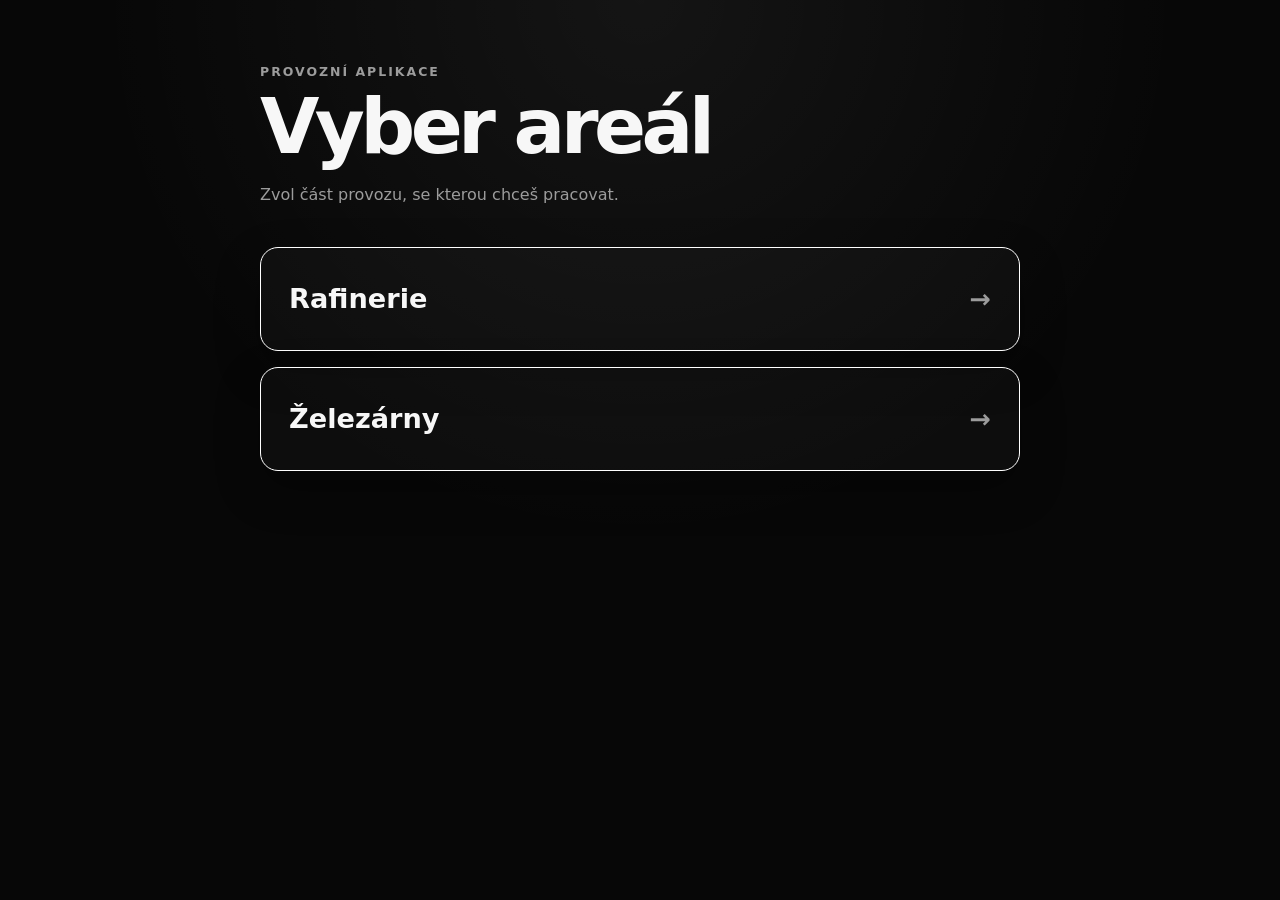
<file: index.html>
<!DOCTYPE html>
<html lang="cs">
<head>
  <meta charset="UTF-8">
  <meta name="viewport" content="width=device-width, initial-scale=1.0">
  <meta name="theme-color" content="#070707">
  <title>Provozní aktivity</title>
  <link rel="stylesheet" href="assets/styles.css">
</head>
<body>
  <main class="page-shell">
    <header class="page-header">
      <p class="eyebrow">Provozní aplikace</p>
      <h1>Vyber areál</h1>
      <p class="page-description">Zvol část provozu, se kterou chceš pracovat.</p>
    </header>

    <section class="menu-list" aria-label="Výběr areálu">
      <a class="menu-card" href="rafinerie/rafinerie.html">
        <span>Rafinerie</span>
        <span class="menu-arrow" aria-hidden="true">→</span>
      </a>
      <a class="menu-card" href="zelezarny/zelezarny.html">
        <span>Železárny</span>
        <span class="menu-arrow" aria-hidden="true">→</span>
      </a>
    </section>
  </main>
</body>
</html>
</file>
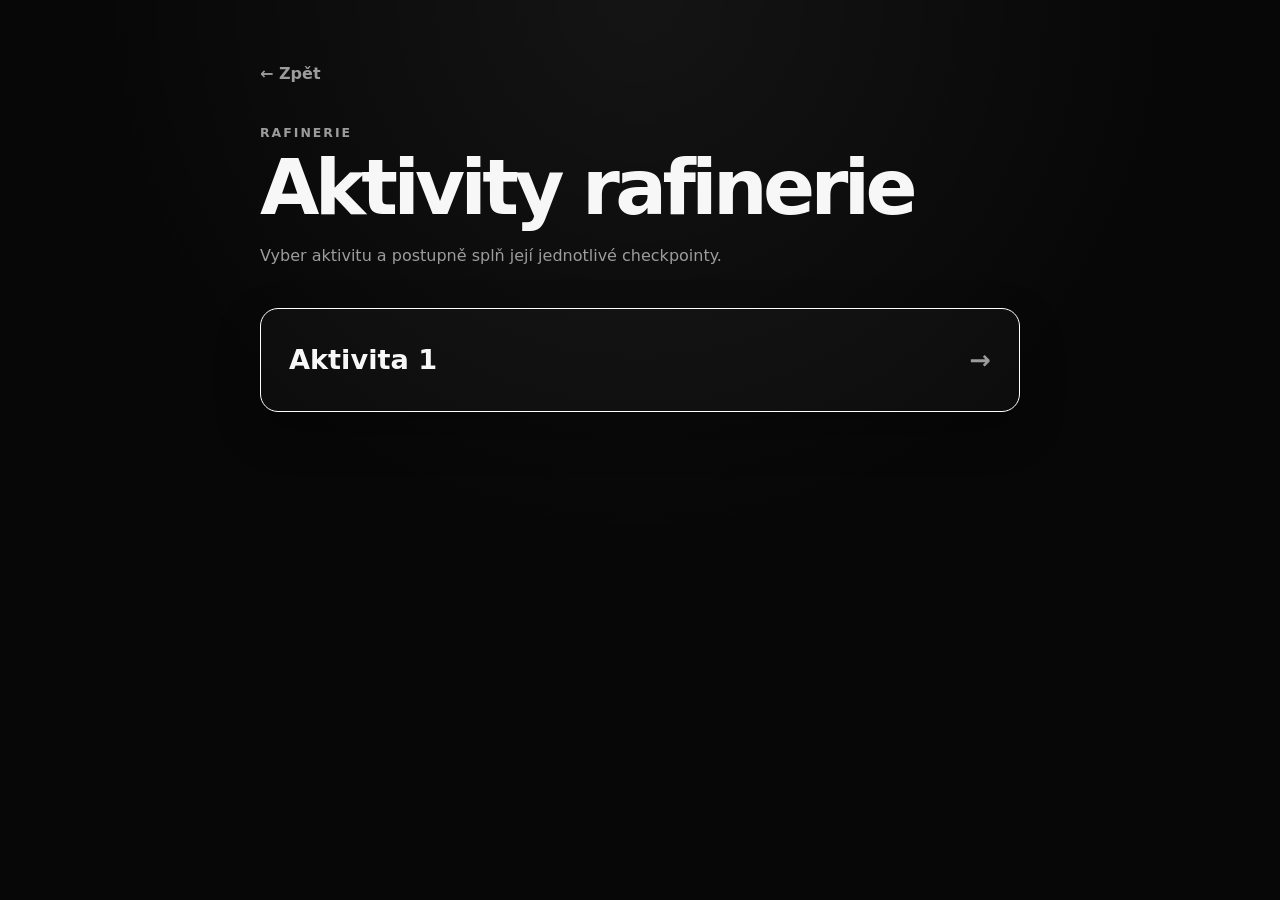
<file: rafinerie/aktivity-rafinerie.html>
<!DOCTYPE html>
<html lang="cs">
<head>
  <meta charset="UTF-8">
  <meta name="viewport" content="width=device-width, initial-scale=1.0">
  <meta name="theme-color" content="#070707">
  <title>Aktivity rafinerie</title>
  <link rel="stylesheet" href="../assets/styles.css">
</head>
<body>
  <main class="page-shell">
    <nav class="top-nav" aria-label="Navigace">
      <a class="back-link" href="rafinerie.html">← Zpět</a>
    </nav>

    <header class="page-header">
      <p class="eyebrow">Rafinerie</p>
      <h1>Aktivity rafinerie</h1>
      <p class="page-description">Vyber aktivitu a postupně splň její jednotlivé checkpointy.</p>
    </header>

    <section class="menu-list" aria-label="Výběr aktivity rafinerie">
      <a class="menu-card" href="aktivity/aktivita-1.html">
        <span>Aktivita 1</span>
        <span class="menu-arrow" aria-hidden="true">→</span>
      </a>
    </section>
  </main>
</body>
</html>
</file>
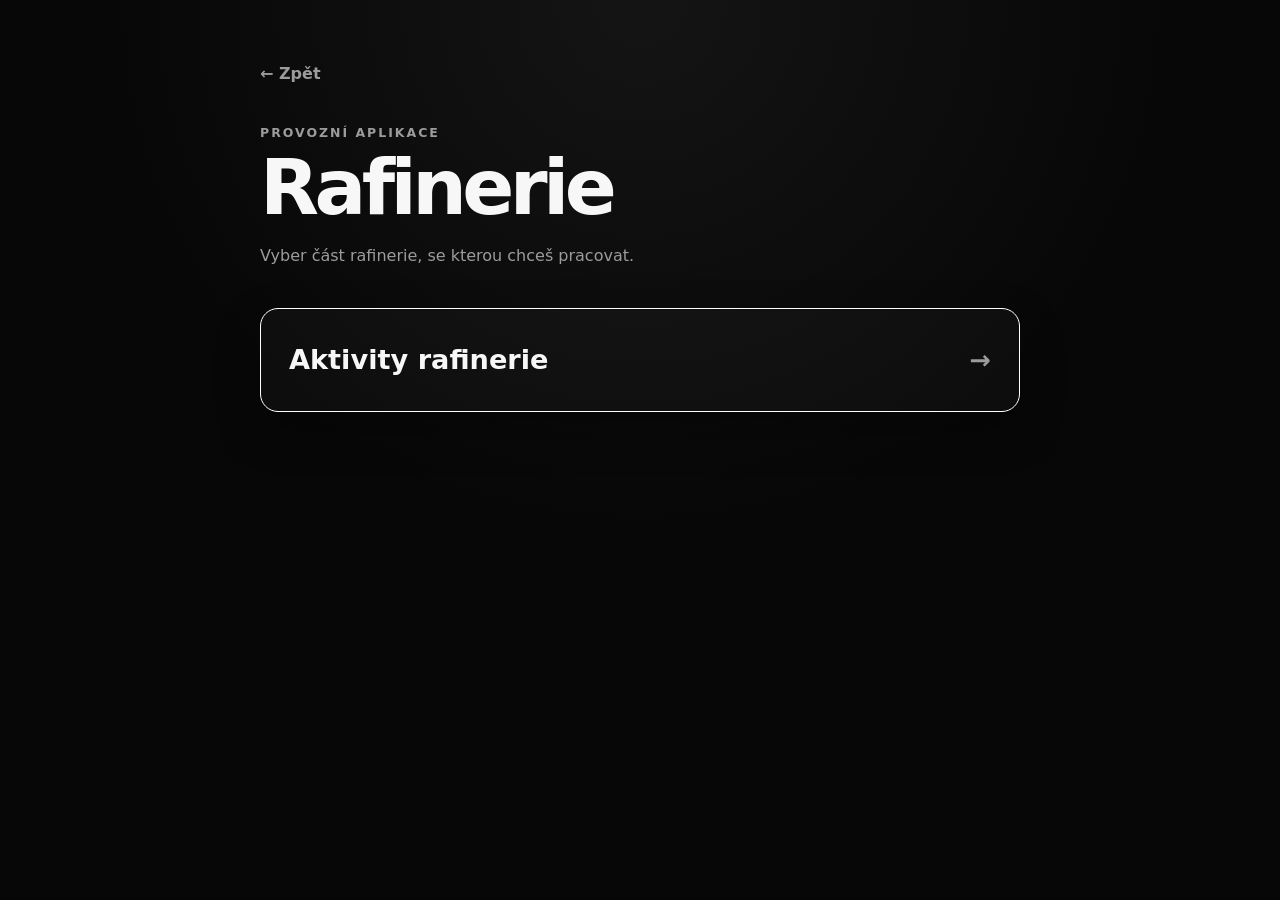
<file: rafinerie/rafinerie.html>
<!DOCTYPE html>
<html lang="cs">
<head>
  <meta charset="UTF-8">
  <meta name="viewport" content="width=device-width, initial-scale=1.0">
  <meta name="theme-color" content="#070707">
  <title>Rafinerie</title>
  <link rel="stylesheet" href="../assets/styles.css">
</head>
<body>
  <main class="page-shell">
    <nav class="top-nav" aria-label="Navigace">
      <a class="back-link" href="../index.html">← Zpět</a>
    </nav>

    <header class="page-header">
      <p class="eyebrow">Provozní aplikace</p>
      <h1>Rafinerie</h1>
      <p class="page-description">Vyber část rafinerie, se kterou chceš pracovat.</p>
    </header>

    <section class="menu-list" aria-label="Výběr části rafinerie">
      <a class="menu-card" href="aktivity-rafinerie.html">
        <span>Aktivity rafinerie</span>
        <span class="menu-arrow" aria-hidden="true">→</span>
      </a>
    </section>
  </main>
</body>
</html>
</file>
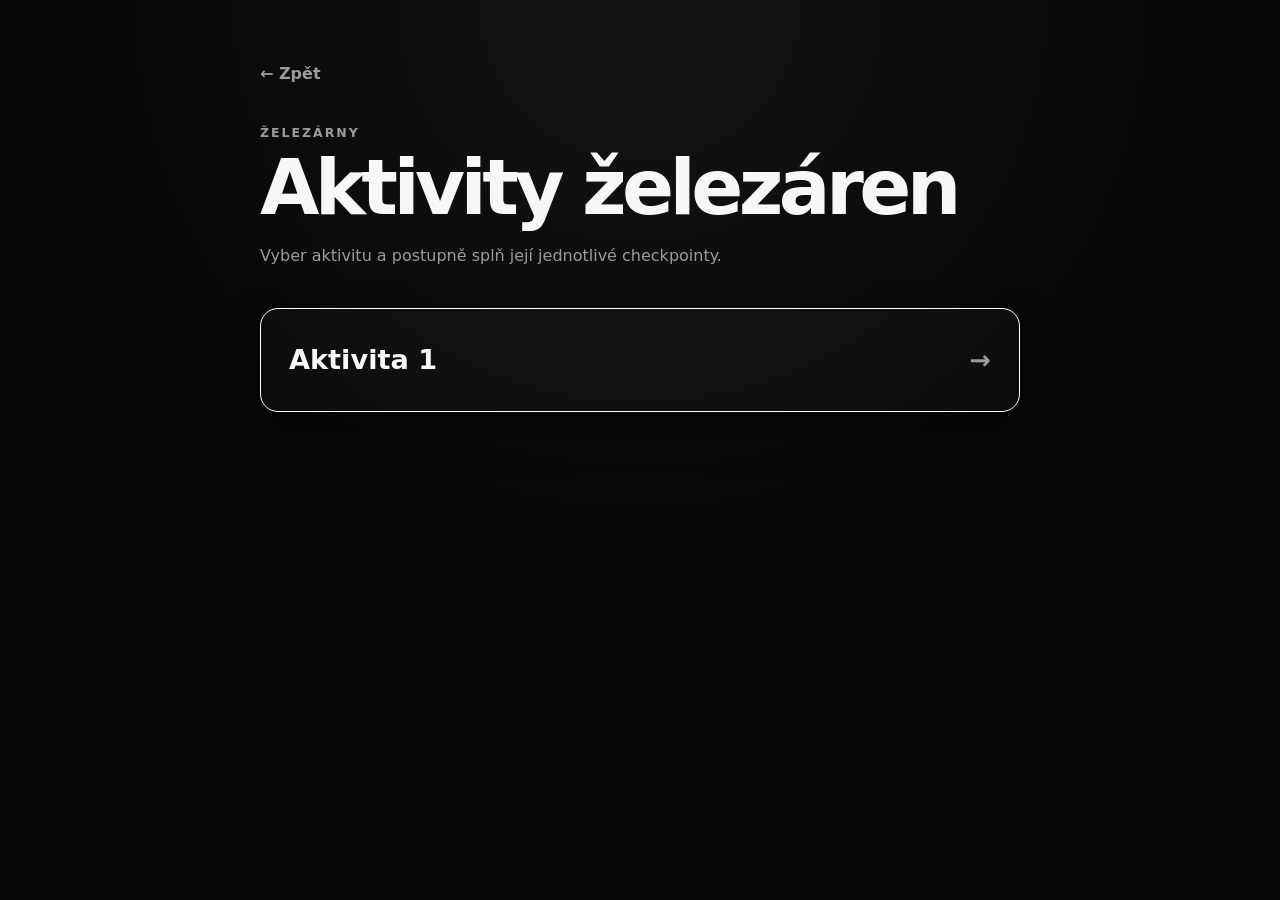
<file: zelezarny/aktivity-zelezarny.html>
<!DOCTYPE html>
<html lang="cs">
<head>
  <meta charset="UTF-8">
  <meta name="viewport" content="width=device-width, initial-scale=1.0">
  <meta name="theme-color" content="#070707">
  <title>Aktivity železáren</title>
  <link rel="stylesheet" href="../assets/styles.css">
</head>
<body>
  <main class="page-shell">
    <nav class="top-nav" aria-label="Navigace">
      <a class="back-link" href="zelezarny.html">← Zpět</a>
    </nav>

    <header class="page-header">
      <p class="eyebrow">Železárny</p>
      <h1>Aktivity železáren</h1>
      <p class="page-description">Vyber aktivitu a postupně splň její jednotlivé checkpointy.</p>
    </header>

    <section class="menu-list" aria-label="Výběr aktivity železáren">
      <a class="menu-card" href="aktivity/aktivita-1.html">
        <span>Aktivita 1</span>
        <span class="menu-arrow" aria-hidden="true">→</span>
      </a>
    </section>
  </main>
</body>
</html>
</file>
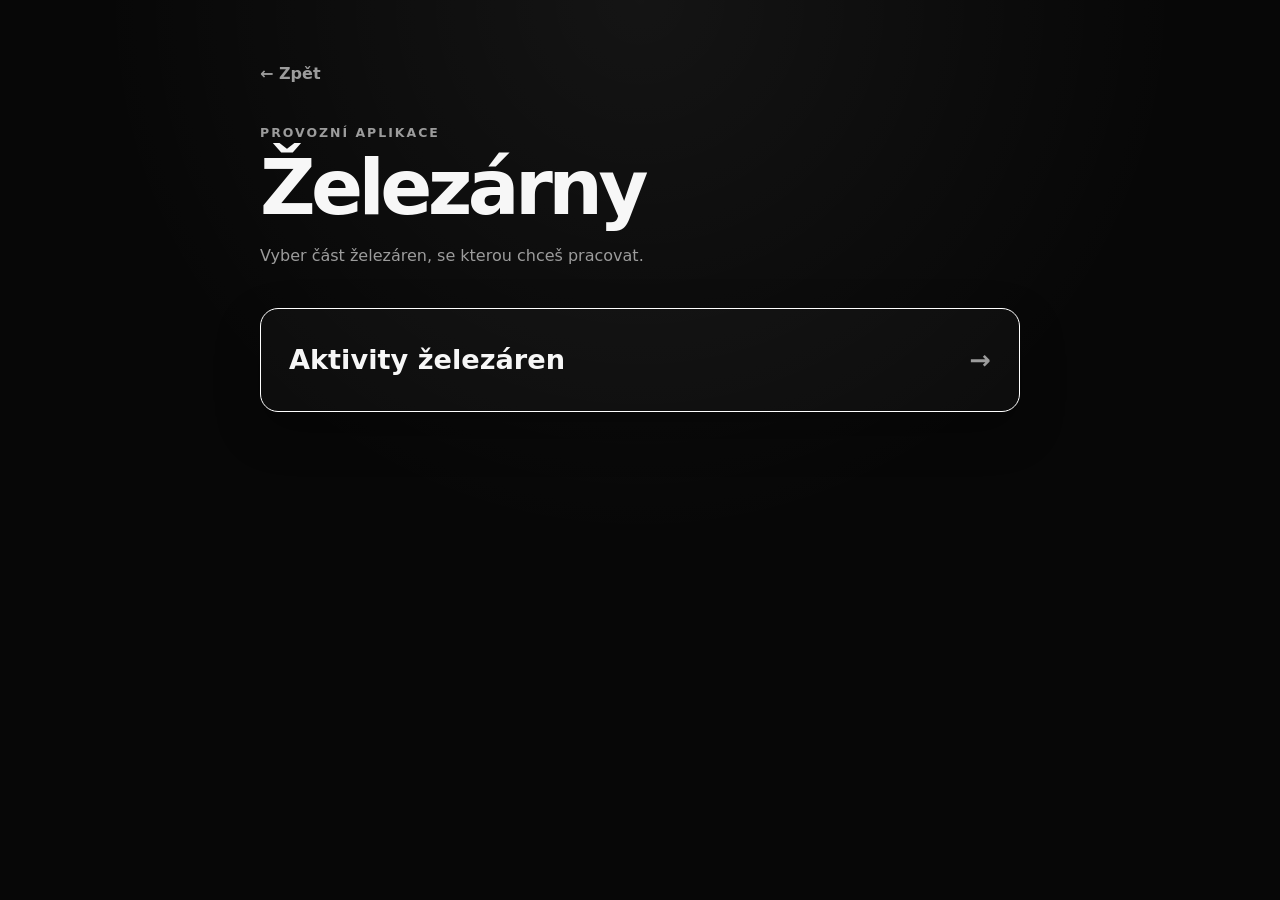
<file: zelezarny/zelezarny.html>
<!DOCTYPE html>
<html lang="cs">
<head>
  <meta charset="UTF-8">
  <meta name="viewport" content="width=device-width, initial-scale=1.0">
  <meta name="theme-color" content="#070707">
  <title>Železárny</title>
  <link rel="stylesheet" href="../assets/styles.css">
</head>
<body>
  <main class="page-shell">
    <nav class="top-nav" aria-label="Navigace">
      <a class="back-link" href="../index.html">← Zpět</a>
    </nav>

    <header class="page-header">
      <p class="eyebrow">Provozní aplikace</p>
      <h1>Železárny</h1>
      <p class="page-description">Vyber část železáren, se kterou chceš pracovat.</p>
    </header>

    <section class="menu-list" aria-label="Výběr části železáren">
      <a class="menu-card" href="aktivity-zelezarny.html">
        <span>Aktivity železáren</span>
        <span class="menu-arrow" aria-hidden="true">→</span>
      </a>
    </section>
  </main>
</body>
</html>
</file>
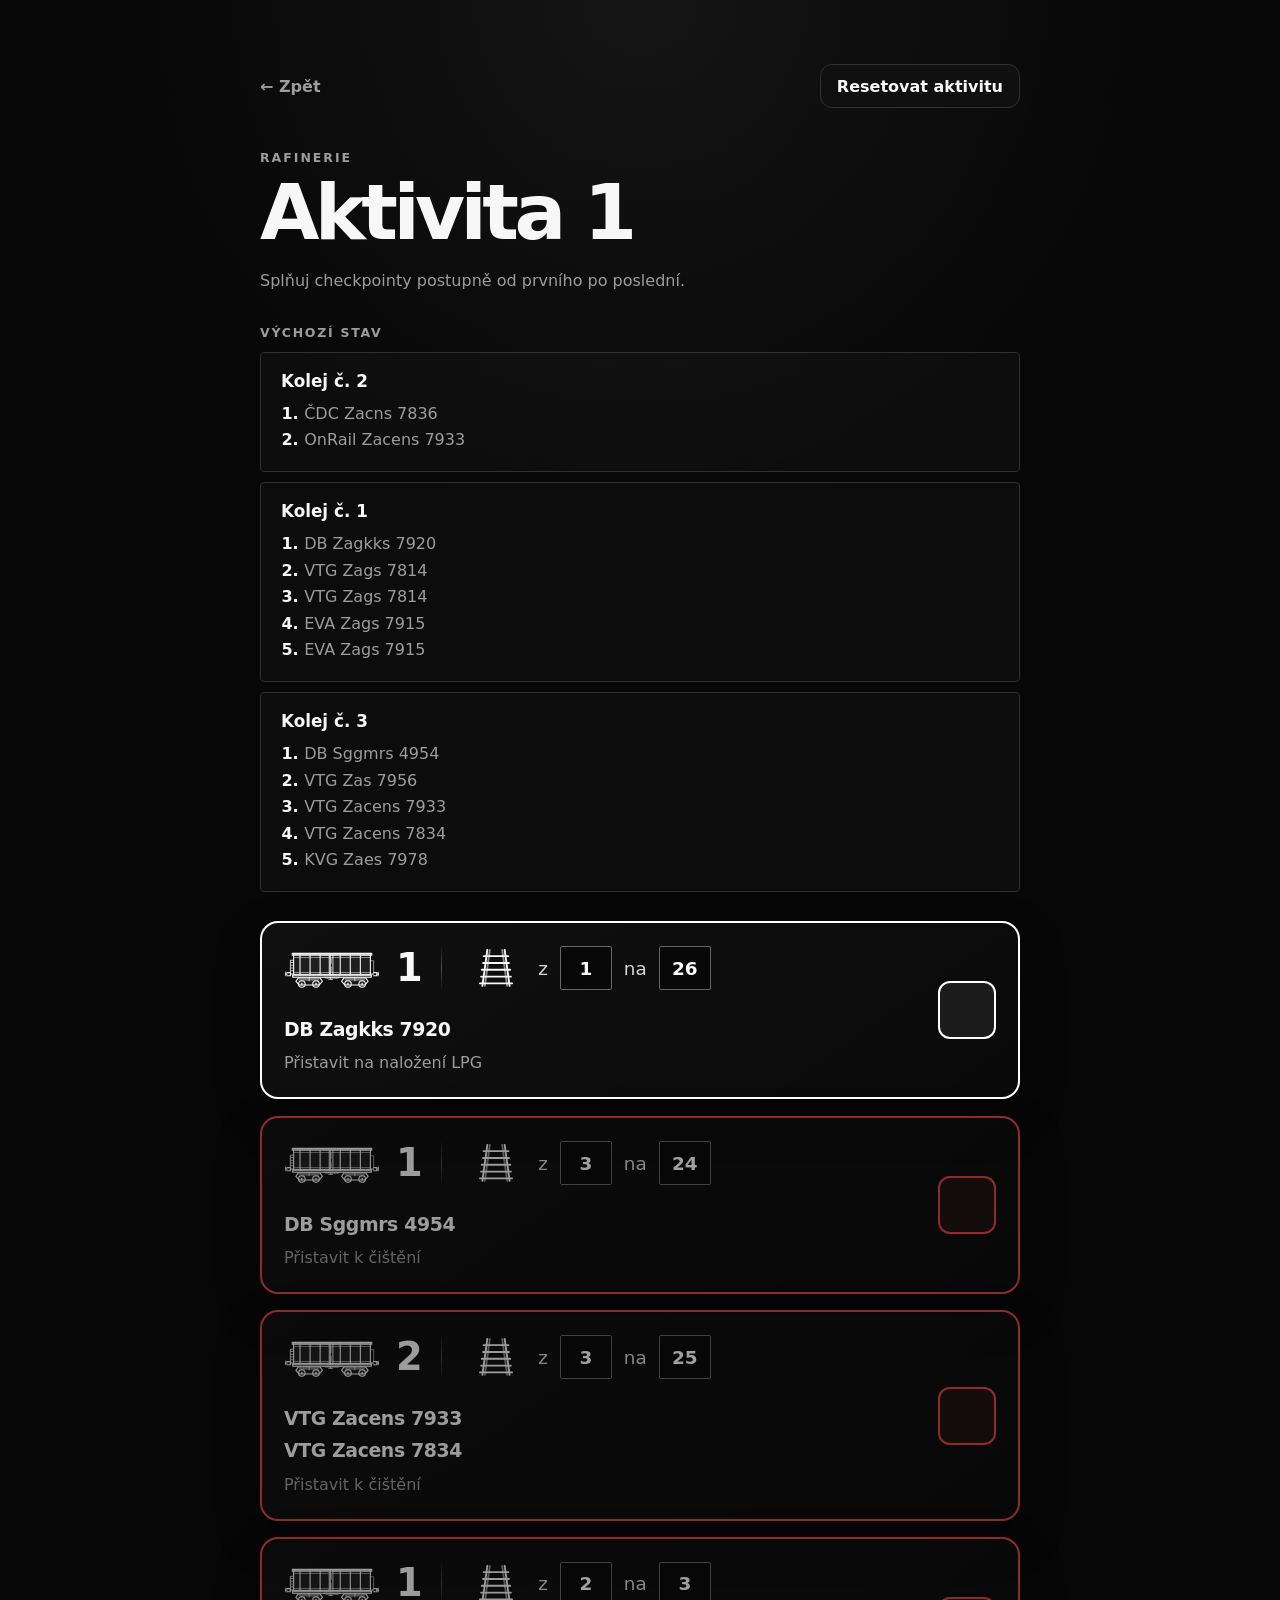
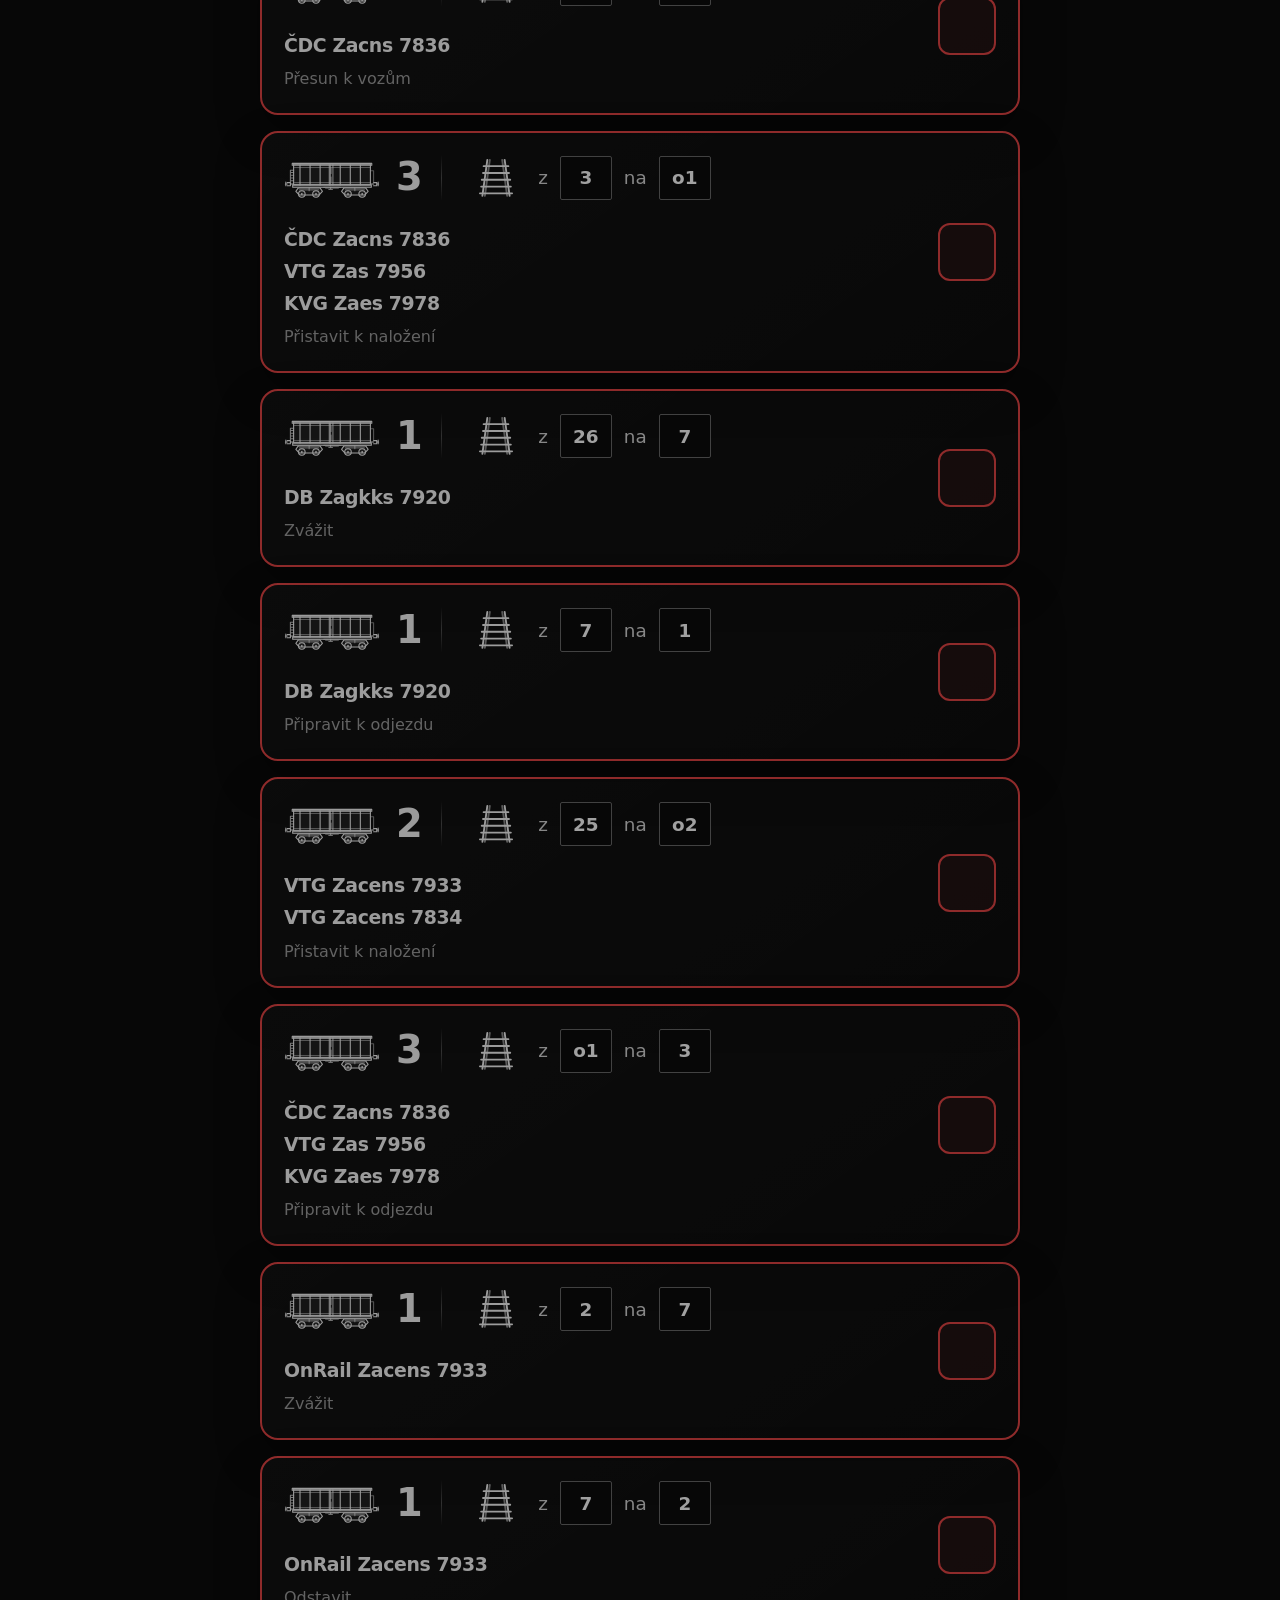
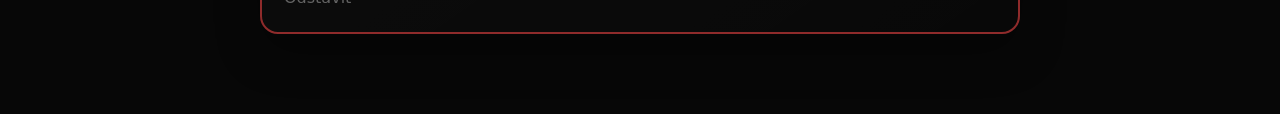
<file: rafinerie/aktivity/aktivita-1.html>
<!DOCTYPE html>
<html lang="cs">
<head>
  <meta charset="UTF-8">
  <meta name="viewport" content="width=device-width, initial-scale=1.0">
  <meta name="theme-color" content="#070707">
  <title>Aktivita 1</title>
  <link rel="stylesheet" href="../../assets/styles.css">
  <script src="../data/aktivita-1-data.js" defer></script>
  <script src="../../assets/activity.js" defer></script>
</head>
<body>
  <main class="page-shell activity-page">
    <nav class="top-nav" aria-label="Navigace">
      <a class="back-link" href="../aktivity-rafinerie.html">← Zpět</a>
      <button class="reset-button" id="resetActivity" type="button">Resetovat aktivitu</button>
    </nav>

    <header class="page-header activity-header">
      <p class="eyebrow">Rafinerie</p>
      <h1 id="activityTitle">Aktivita 1</h1>
      <p class="page-description" id="activityDescription"></p>
    </header>

    <section class="initial-state" id="initialState" aria-label="Výchozí stav aktivity"></section>

    <section class="checkpoint-list" id="checkpointList" aria-label="Checkpointy aktivity">
      <!-- Checkpointy se generují automaticky z rafinerie/data/aktivita-1-data.js -->
    </section>
  </main>
</body>
</html>
</file>
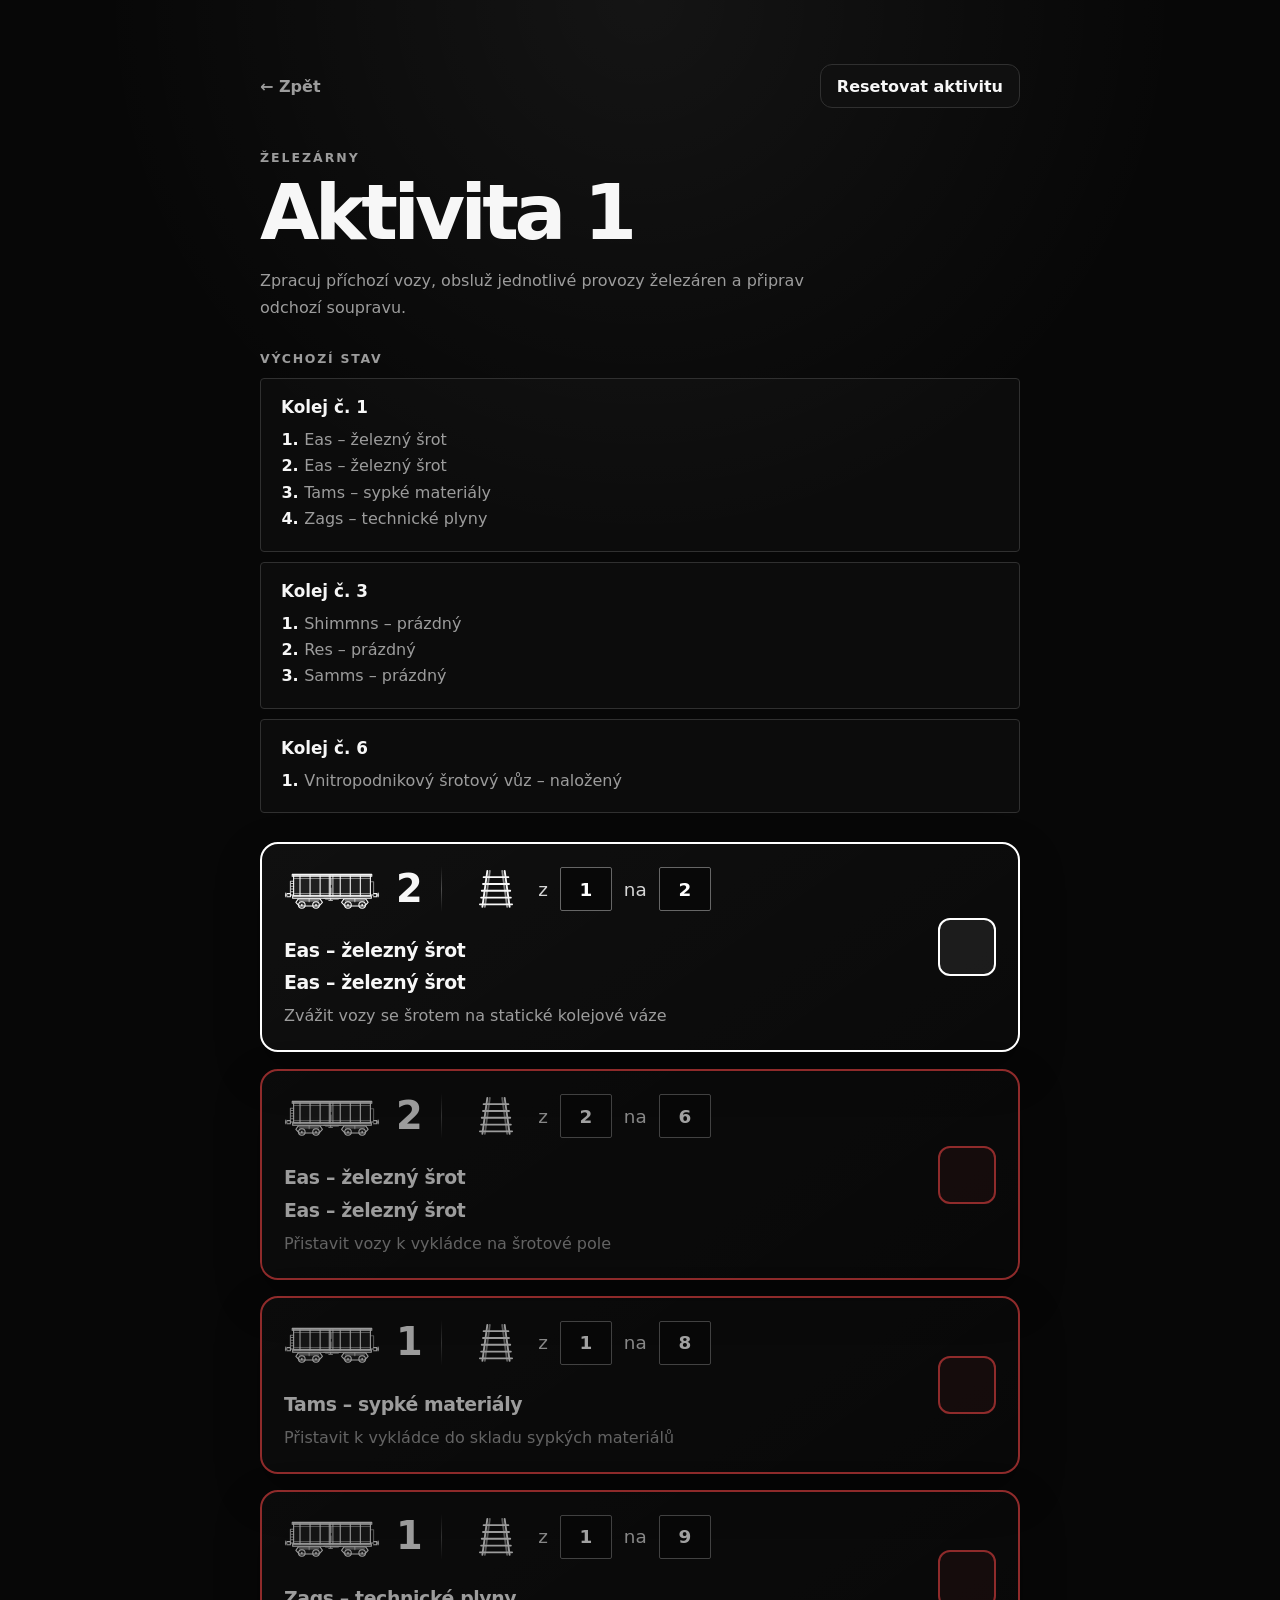
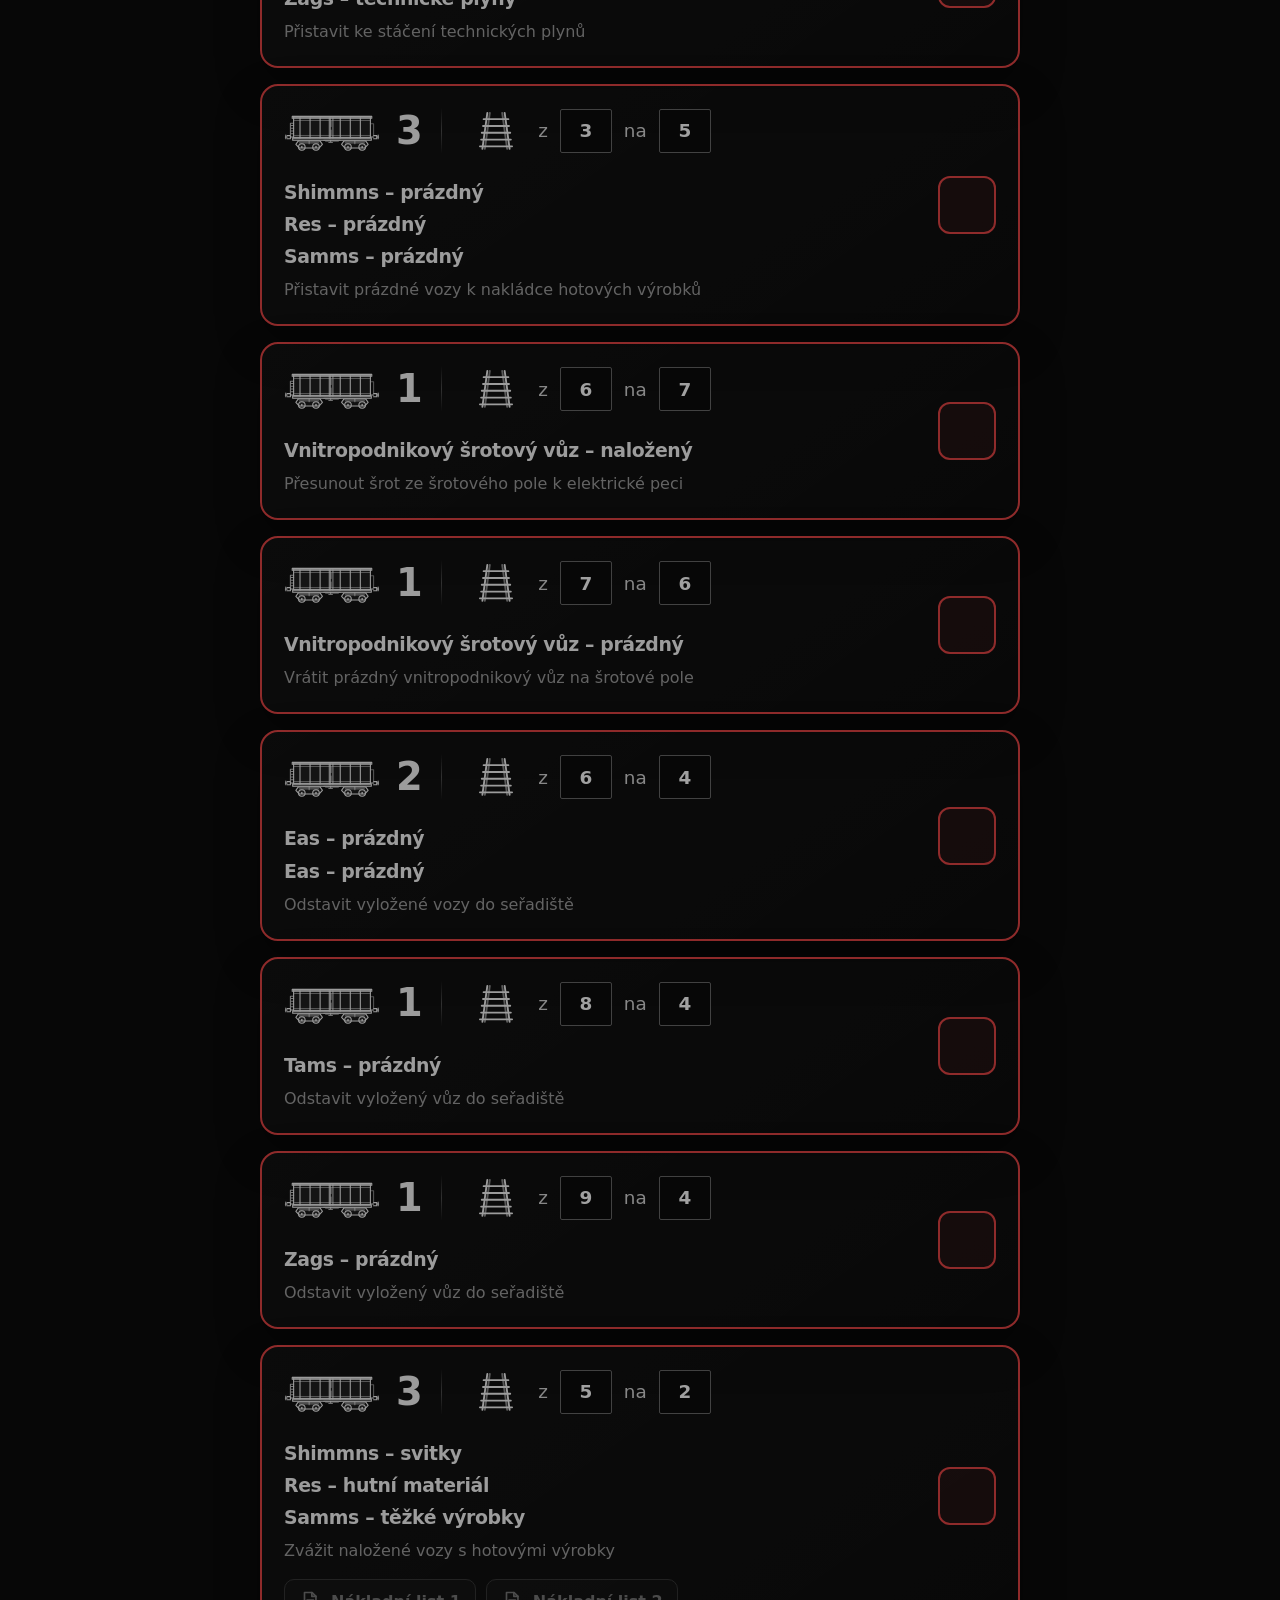
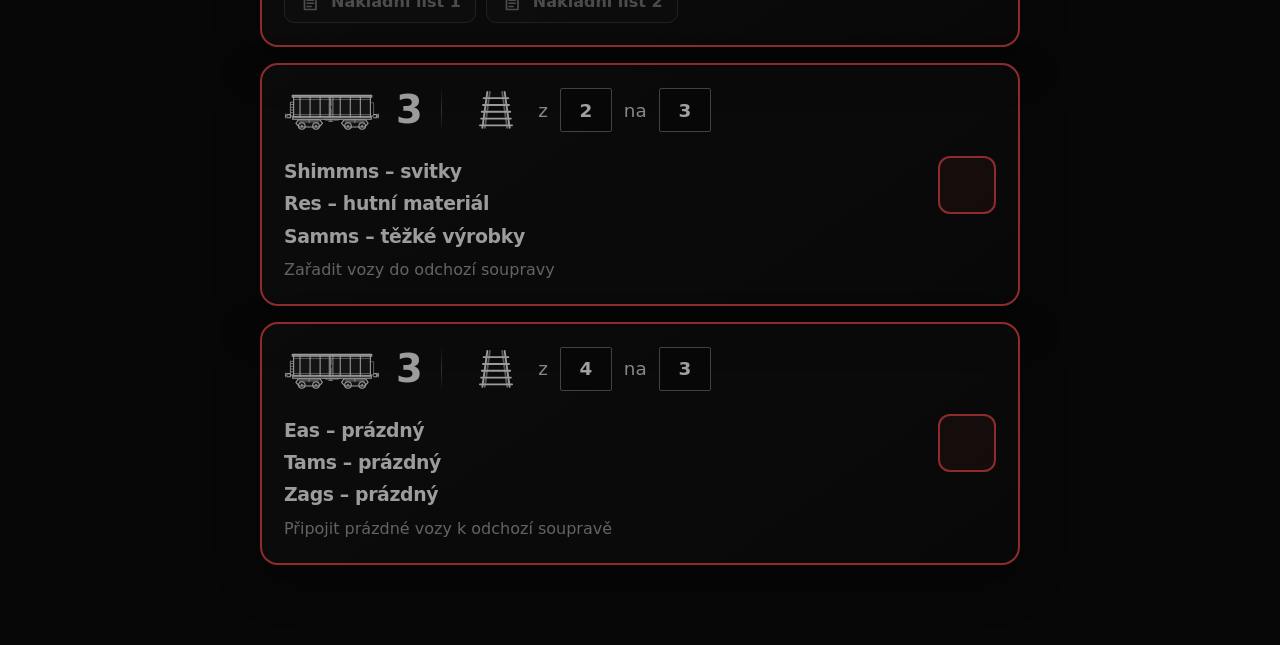
<file: zelezarny/aktivity/aktivita-1.html>
<!DOCTYPE html>
<html lang="cs">
<head>
  <meta charset="UTF-8">
  <meta name="viewport" content="width=device-width, initial-scale=1.0">
  <meta name="theme-color" content="#070707">
  <title>Aktivita 1</title>
  <link rel="stylesheet" href="../../assets/styles.css">
  <script src="../data/aktivita-1-data.js" defer></script>
  <script src="../../assets/activity.js" defer></script>
</head>
<body>
  <main class="page-shell activity-page">
    <nav class="top-nav" aria-label="Navigace">
      <a class="back-link" href="../aktivity-zelezarny.html">← Zpět</a>
      <button class="reset-button" id="resetActivity" type="button">Resetovat aktivitu</button>
    </nav>

    <header class="page-header activity-header">
      <p class="eyebrow">Železárny</p>
      <h1 id="activityTitle">Aktivita 1</h1>
      <p class="page-description" id="activityDescription"></p>
    </header>

    <section class="initial-state" id="initialState" aria-label="Výchozí stav aktivity"></section>

    <section class="checkpoint-list" id="checkpointList" aria-label="Checkpointy aktivity">
    </section>
  </main>
</body>
</html>
</file>
<file: assets/styles.css>
:root {
  color-scheme: dark;
  --background: #070707;
  --surface: #101010;
  --surface-hover: #171717;
  --text: #f7f7f7;
  --muted: #9c9c9c;
  --line: #303030;
  --danger: #e34242;
  --success: #2fc56d;
  --active: #ffffff;
  --radius: 18px;
  --shadow: 0 18px 45px rgba(0, 0, 0, 0.32);
}

* {
  box-sizing: border-box;
}

html {
  min-height: 100%;
  background: var(--background);
}

body {
  min-height: 100vh;
  margin: 0;
  background:
    radial-gradient(circle at top, rgba(255, 255, 255, 0.055), transparent 34rem),
    var(--background);
  color: var(--text);
  font-family: Inter, ui-sans-serif, system-ui, -apple-system, BlinkMacSystemFont, "Segoe UI", sans-serif;
}

button,
a {
  -webkit-tap-highlight-color: transparent;
}

button {
  font: inherit;
}

.page-shell {
  width: min(760px, calc(100% - 32px));
  margin: 0 auto;
  padding: 64px 0 80px;
}

.top-nav {
  display: flex;
  align-items: center;
  justify-content: space-between;
  gap: 16px;
  margin-bottom: 42px;
}

.back-link {
  color: var(--muted);
  text-decoration: none;
  font-weight: 700;
  transition: color 160ms ease;
}

.back-link:hover,
.back-link:focus-visible {
  color: var(--text);
}

.page-header {
  margin-bottom: 38px;
}

.eyebrow {
  margin: 0 0 10px;
  color: var(--muted);
  font-size: 0.78rem;
  font-weight: 800;
  letter-spacing: 0.16em;
  text-transform: uppercase;
}

h1 {
  margin: 0;
  font-size: clamp(2.3rem, 8vw, 4.8rem);
  line-height: 0.98;
  letter-spacing: -0.06em;
}

.page-description {
  max-width: 560px;
  margin: 18px 0 0;
  color: var(--muted);
  font-size: 1rem;
  line-height: 1.65;
}

.menu-list,
.checkpoint-list {
  display: grid;
  gap: 16px;
}

.menu-card {
  min-height: 104px;
  display: flex;
  align-items: center;
  justify-content: space-between;
  gap: 24px;
  padding: 24px 28px;
  border: 1px solid #fff;
  border-radius: var(--radius);
  background: rgba(255, 255, 255, 0.025);
  color: var(--text);
  text-decoration: none;
  font-size: clamp(1.25rem, 4vw, 1.7rem);
  font-weight: 800;
  box-shadow: var(--shadow);
  transition: transform 160ms ease, background 160ms ease, border-color 160ms ease;
}

.menu-card:hover,
.menu-card:focus-visible {
  transform: translateY(-2px);
  background: var(--surface-hover);
}

.menu-arrow {
  font-size: 1.6rem;
  color: var(--muted);
}

.reset-button {
  min-height: 44px;
  padding: 10px 16px;
  border: 1px solid var(--line);
  border-radius: 12px;
  background: var(--surface);
  color: var(--text);
  font-weight: 800;
  cursor: pointer;
  transition: border-color 160ms ease, background 160ms ease;
}

.reset-button:hover,
.reset-button:focus-visible {
  border-color: var(--text);
  background: var(--surface-hover);
}

.activity-header {
  margin-bottom: 30px;
}


.initial-state {
  margin: 0 0 30px;
}

.section-heading {
  margin-bottom: 12px;
  color: var(--muted);
  font-size: 0.78rem;
  font-weight: 800;
  letter-spacing: 0.14em;
  text-transform: uppercase;
}

.initial-track-list {
  display: grid;
  gap: 10px;
}

.initial-track {
  padding: 18px 20px;
  border: 1px solid var(--line);
  border-radius: 4px;
  background: rgba(255, 255, 255, 0.02);
}

.initial-track h2 {
  margin: 0 0 10px;
  font-size: 1.05rem;
}

.initial-wagon-list {
  margin: 0;
  padding-left: 1.45rem;
  color: var(--muted);
  line-height: 1.65;
}

.initial-wagon-list li::marker {
  color: var(--text);
  font-weight: 700;
}

.checkpoint-card {
  display: grid;
  grid-template-columns: minmax(0, 1fr) auto;
  align-items: stretch;
  gap: 22px;
  min-height: 178px;
  padding: 22px;
  border: 2px solid var(--danger);
  border-radius: var(--radius);
  background: linear-gradient(145deg, rgba(255, 255, 255, 0.035), rgba(255, 255, 255, 0.012));
  box-shadow: var(--shadow);
  transition: border-color 180ms ease, opacity 180ms ease, transform 180ms ease;
}

.checkpoint-card.is-active {
  border-color: var(--active);
  transform: translateY(-1px);
}

.checkpoint-card.is-complete {
  border-color: var(--success);
}

.checkpoint-content {
  min-width: 0;
}

.checkpoint-topline {
  display: flex;
  align-items: center;
  gap: 20px;
}

.movement-group {
  display: flex;
  align-items: center;
  min-width: 0;
}

.movement-group--wagons {
  gap: 16px;
  flex: 0 0 auto;
}

.movement-group--tracks {
  gap: 16px;
  margin-left: 8px;
  flex: 1 1 auto;
}

.movement-divider {
  width: 1px;
  align-self: stretch;
  background: linear-gradient(to bottom, transparent, rgba(255, 255, 255, 0.26), transparent);
  box-shadow: 0 0 14px rgba(255, 255, 255, 0.08);
}

.wagon-symbol {
  width: 96px;
  flex: 0 0 96px;
}

.wagon-symbol svg,
.track-symbol svg {
  display: block;
  width: 100%;
  height: auto;
}

.wagon-meta {
  display: flex;
  align-items: center;
}

.wagon-count {
  font-size: clamp(1.9rem, 4vw, 2.4rem);
  line-height: 1;
  letter-spacing: -0.04em;
}

.track-symbol {
  width: 52px;
  flex: 0 0 52px;
}

.route-line {
  display: flex;
  align-items: center;
  flex-wrap: wrap;
  gap: 12px;
  font-size: clamp(1rem, 3vw, 1.15rem);
}

.route-label {
  color: #d6d6d6;
  font-weight: 500;
}

.track-number {
  display: inline-grid;
  place-items: center;
  min-width: 52px;
  min-height: 44px;
  padding: 6px 12px;
  border: 1px solid #666;
  border-radius: 2px;
  background: #080808;
  color: #fff;
  font-weight: 900;
}

.checkpoint-text {
  margin-top: 24px;
}

.checkpoint-wagon-list {
  display: grid;
  gap: 3px;
  margin: 0;
  font-size: 1.18rem;
  font-weight: 800;
  line-height: 1.55;
  letter-spacing: -0.02em;
}

.checkpoint-wagon-item {
  display: block;
}

.checkpoint-text p {
  margin: 7px 0 0;
  color: var(--muted);
  line-height: 1.5;
}

.complete-button {
  align-self: center;
  width: 58px;
  height: 58px;
  display: grid;
  place-items: center;
  border: 2px solid var(--danger);
  border-radius: 12px;
  background: rgba(227, 66, 66, 0.09);
  color: transparent;
  cursor: pointer;
  transition: border-color 180ms ease, background 180ms ease, color 180ms ease, transform 160ms ease;
}

.checkpoint-card.is-active .complete-button {
  border-color: var(--active);
  background: rgba(255, 255, 255, 0.07);
}

.checkpoint-card.is-complete .complete-button {
  border-color: var(--success);
  background: var(--success);
  color: #07120b;
}

.complete-button:hover,
.complete-button:focus-visible {
  transform: scale(1.04);
}

.checkmark {
  font-size: 2rem;
  font-weight: 950;
  line-height: 1;
}

@media (max-width: 620px) {
  .page-shell {
    width: min(100% - 24px, 760px);
    padding-top: 30px;
  }

  .top-nav {
    align-items: stretch;
    flex-direction: column;
    margin-bottom: 32px;
  }

  .back-link {
    align-self: flex-start;
  }

  .reset-button {
    width: 100%;
  }

  .checkpoint-card {
    grid-template-columns: 1fr;
    gap: 18px;
  }

  .checkpoint-topline {
    align-items: stretch;
    flex-direction: column;
    gap: 14px;
  }

  .movement-group--tracks {
    margin-left: 0;
  }

  .movement-divider {
    width: 100%;
    height: 1px;
  }

  .wagon-symbol {
    width: 96px;
    flex-basis: 96px;
  }

  .route-line {
    gap: 10px;
  }

  .complete-button {
    width: 100%;
    height: 52px;
  }
}

.checkpoint-card.is-locked {
  opacity: 0.62;
}

.complete-button:disabled,
.document-button:disabled {
  cursor: not-allowed;
}

.complete-button:disabled:hover,
.complete-button:disabled:focus-visible {
  transform: none;
}


.document-list {
  display: flex;
  flex-wrap: wrap;
  gap: 10px;
  margin-top: 16px;
}

.document-button {
  width: fit-content;
  min-height: 44px;
  display: inline-flex;
  align-items: center;
  gap: 10px;
  margin-top: 0;
  padding: 10px 14px;
  border: 1px solid #626262;
  border-radius: 10px;
  background: rgba(255, 255, 255, 0.045);
  color: var(--text);
  font-weight: 800;
  cursor: pointer;
  transition: border-color 160ms ease, background 160ms ease, opacity 160ms ease;
}

.document-button:not(:disabled):hover,
.document-button:not(:disabled):focus-visible {
  border-color: var(--text);
  background: rgba(255, 255, 255, 0.09);
}

.document-button:disabled {
  opacity: 0.45;
}

.document-button-icon {
  width: 22px;
  height: 22px;
}

.document-button-icon svg {
  display: block;
  width: 100%;
  height: 100%;
  fill: none;
  stroke: currentColor;
  stroke-width: 1.8;
  stroke-linecap: round;
  stroke-linejoin: round;
}

.document-button-status {
  display: none;
  color: var(--success);
  font-size: 1.15rem;
  font-weight: 950;
}

.document-button.is-complete {
  border-color: var(--success);
}

.document-button.is-complete .document-button-status {
  display: inline;
}

body.document-open {
  overflow: hidden;
}

.document-modal[hidden] {
  display: none;
}

.document-modal {
  position: fixed;
  inset: 0;
  z-index: 1000;
  display: grid;
  place-items: center;
  padding: 22px;
}

.document-modal-backdrop {
  position: absolute;
  inset: 0;
  background: rgba(0, 0, 0, 0.86);
  backdrop-filter: blur(7px);
}

.document-dialog {
  position: relative;
  width: min(980px, 100%);
  max-height: calc(100vh - 44px);
  overflow: auto;
  padding: 22px;
  border: 1px solid #4b4b4b;
  border-radius: 18px;
  background: #0d0d0d;
  box-shadow: 0 28px 90px rgba(0, 0, 0, 0.65);
}

.document-dialog-header {
  display: flex;
  align-items: flex-start;
  justify-content: space-between;
  gap: 20px;
  margin-bottom: 18px;
}

.document-dialog-eyebrow {
  margin-bottom: 5px;
  color: var(--muted);
  font-size: 0.74rem;
  font-weight: 800;
  letter-spacing: 0.14em;
  text-transform: uppercase;
}

.document-dialog h2 {
  margin: 0;
  font-size: clamp(1.5rem, 5vw, 2.3rem);
}

.document-close {
  width: 44px;
  height: 44px;
  flex: 0 0 44px;
  border: 1px solid var(--line);
  border-radius: 10px;
  background: var(--surface);
  color: var(--text);
  font-size: 1.7rem;
  line-height: 1;
  cursor: pointer;
}

.document-image-wrap {
  display: grid;
  place-items: center;
  min-height: 260px;
  overflow: auto;
  padding: 12px;
  border-radius: 12px;
  background: #1a1a1a;
}

.document-image {
  display: block;
  max-width: 100%;
  height: auto;
  background: #fff;
}

.document-check-row {
  display: flex;
  align-items: center;
  gap: 12px;
  margin-top: 18px;
  padding: 15px 16px;
  border: 1px solid var(--line);
  border-radius: 12px;
  background: rgba(255, 255, 255, 0.025);
  font-weight: 800;
  cursor: pointer;
}

.document-check {
  width: 22px;
  height: 22px;
  margin: 0;
  accent-color: var(--success);
}

.signature-section {
  margin-top: 18px;
}

.signature-heading-row {
  display: flex;
  align-items: center;
  justify-content: space-between;
  gap: 16px;
  margin-bottom: 9px;
}

.signature-clear {
  padding: 7px 10px;
  border: 1px solid var(--line);
  border-radius: 8px;
  background: var(--surface);
  color: var(--muted);
  font-weight: 750;
  cursor: pointer;
}

.signature-canvas {
  width: 100%;
  height: 160px;
  display: block;
  border: 2px solid #dedede;
  border-radius: 8px;
  background: #fff;
  touch-action: none;
  cursor: crosshair;
}

.document-actions {
  display: flex;
  justify-content: flex-end;
  margin-top: 18px;
}

.document-save {
  min-width: 150px;
  min-height: 48px;
  padding: 11px 20px;
  border: 0;
  border-radius: 10px;
  background: var(--success);
  color: #06130b;
  font-weight: 900;
  cursor: pointer;
}

.document-save:disabled {
  background: #3a3a3a;
  color: #888;
  cursor: not-allowed;
}

@media (max-width: 620px) {
  .document-modal {
    padding: 0;
  }

  .document-dialog {
    width: 100%;
    max-height: 100vh;
    min-height: 100vh;
    border: 0;
    border-radius: 0;
    padding: 16px;
  }

  .document-image-wrap {
    min-height: 190px;
    padding: 8px;
  }

  .signature-heading-row {
    align-items: flex-start;
    flex-direction: column;
    gap: 8px;
  }

  .signature-canvas {
    height: 180px;
  }

  .document-save {
    width: 100%;
  }
}
</file>
